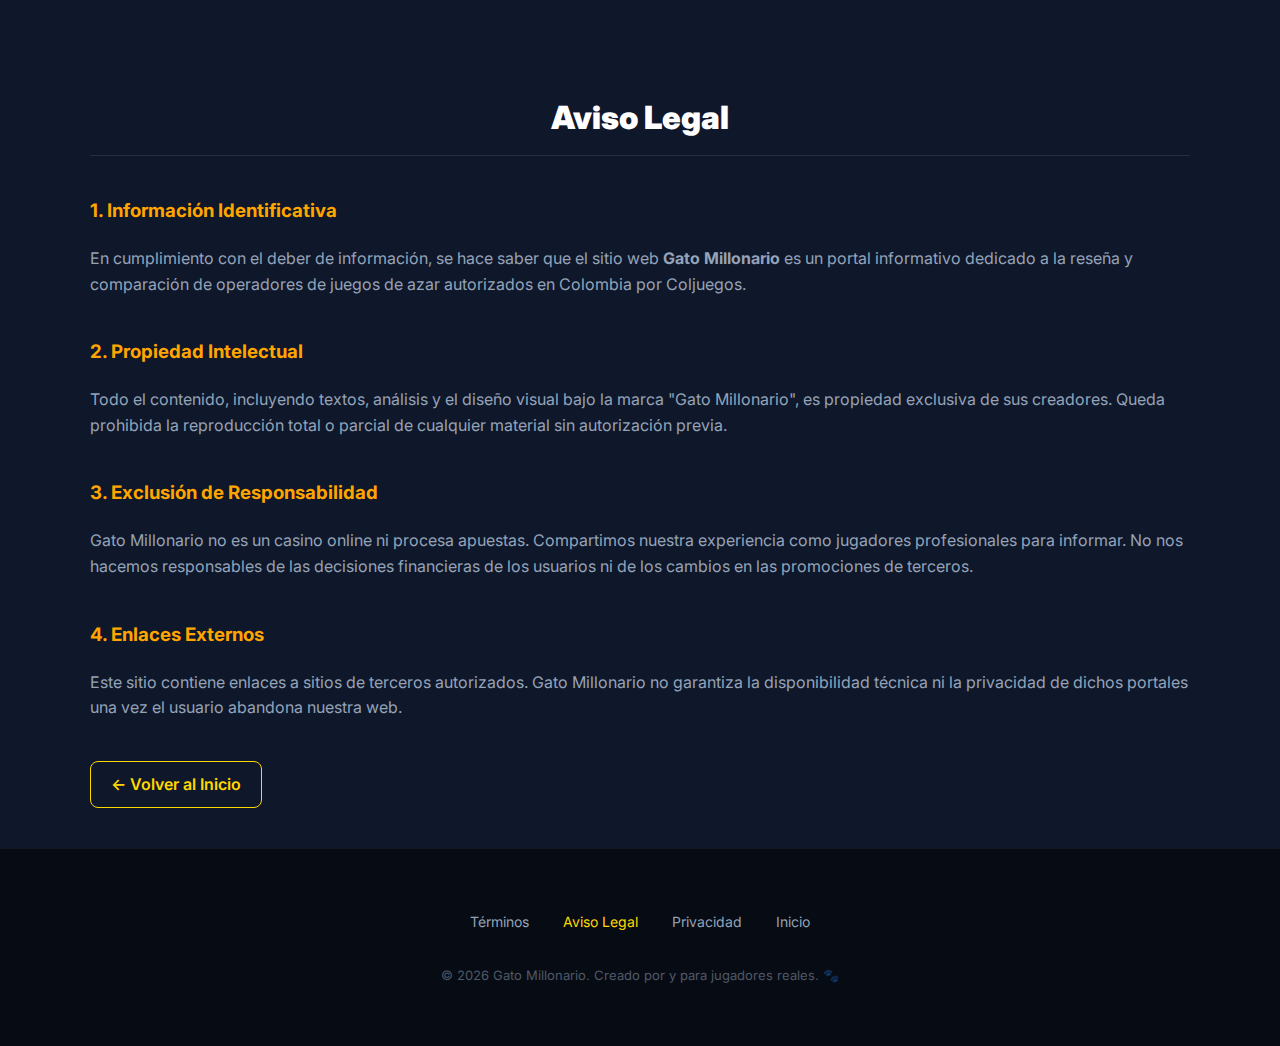
<file: legal.html>
<!DOCTYPE html>
<html lang="es">
<head>
    <meta charset="UTF-8">
    <meta name="viewport" content="width=device-width, initial-scale=1.0">
    <title>Aviso Legal - Gato Millonario</title>
    <link href="https://fonts.googleapis.com/css2?family=Inter:wght@300;400;600;700;900&display=swap" rel="stylesheet">
    <link rel="stylesheet" href="style.css">
    <link rel="icon" href="https://kwork.ru/files/uploaded/f3/17/71/b46eb6f8e0/image.png">
</head>
<body>

    <div class="container legal-page">
        <header class="legal-header">
            <h1>Aviso Legal</h1>
        </header>

        <section class="seo-content">
            <h3>1. Información Identificativa</h3>
            <p>En cumplimiento con el deber de información, se hace saber que el sitio web <strong>Gato Millonario</strong> es un portal informativo dedicado a la reseña y comparación de operadores de juegos de azar autorizados en Colombia por Coljuegos.</p>

            <h3>2. Propiedad Intelectual</h3>
            <p>Todo el contenido, incluyendo textos, análisis y el diseño visual bajo la marca "Gato Millonario", es propiedad exclusiva de sus creadores. Queda prohibida la reproducción total o parcial de cualquier material sin autorización previa.</p>

            <h3>3. Exclusión de Responsabilidad</h3>
            <p>Gato Millonario no es un casino online ni procesa apuestas. Compartimos nuestra experiencia como jugadores profesionales para informar. No nos hacemos responsables de las decisiones financieras de los usuarios ni de los cambios en las promociones de terceros.</p>

            <h3>4. Enlaces Externos</h3>
            <p>Este sitio contiene enlaces a sitios de terceros autorizados. Gato Millonario no garantiza la disponibilidad técnica ni la privacidad de dichos portales una vez el usuario abandona nuestra web.</p>
            
            <a href="index.html" class="back-link">← Volver al Inicio</a>
        </section>
    </div>

    <!-- FOOTER -->
    <footer>
        <div class="container">
            <div class="footer-links">
                <a href="terms.html">Términos</a>
                <a href="legal.html" style="color: var(--accent);">Aviso Legal</a>
                <a href="privacy.html">Privacidad</a>
                <a href="index.html">Inicio</a>
            </div>
            <div style="margin-top: 30px; font-size: 13px; color: #94a3b8; opacity: 0.5;">
                © 2026 Gato Millonario. Creado por y para jugadores reales. 🐾
            </div>
        </div>
    </footer>

</body>
</html>
</file>
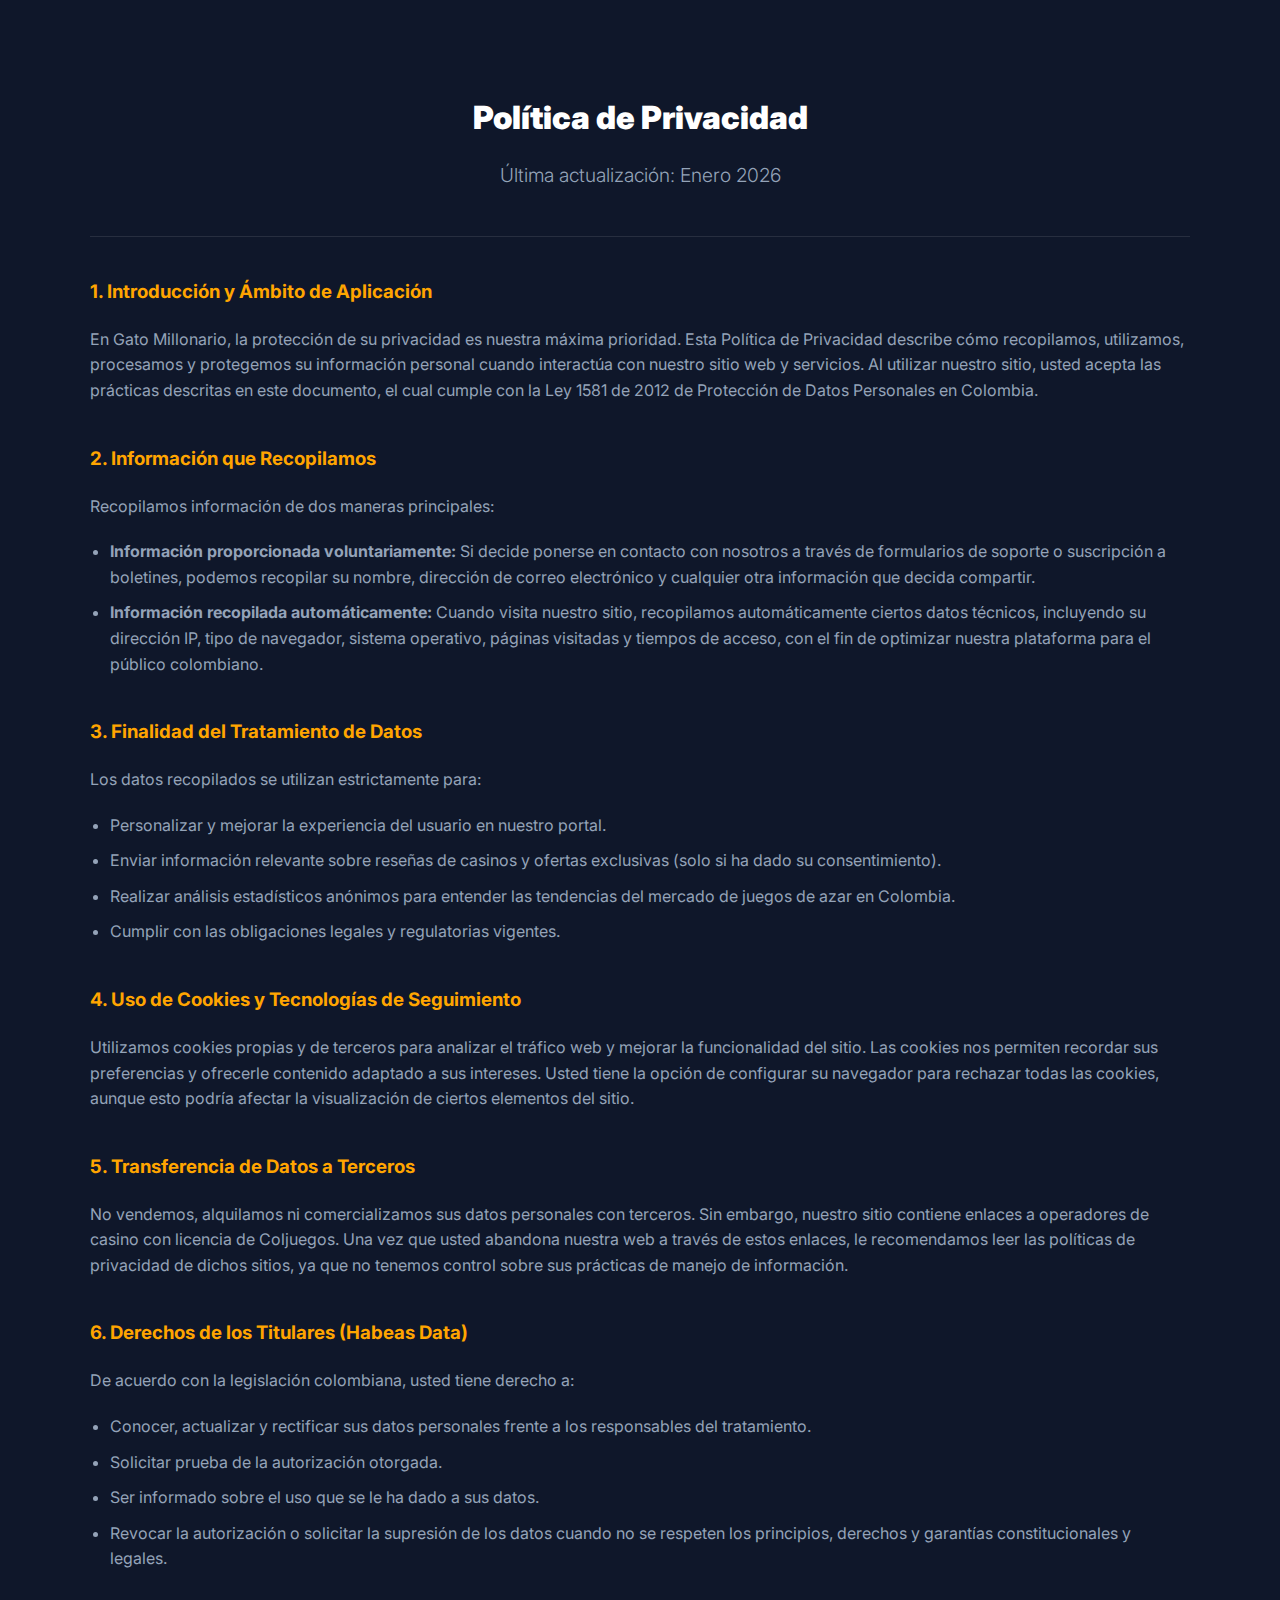
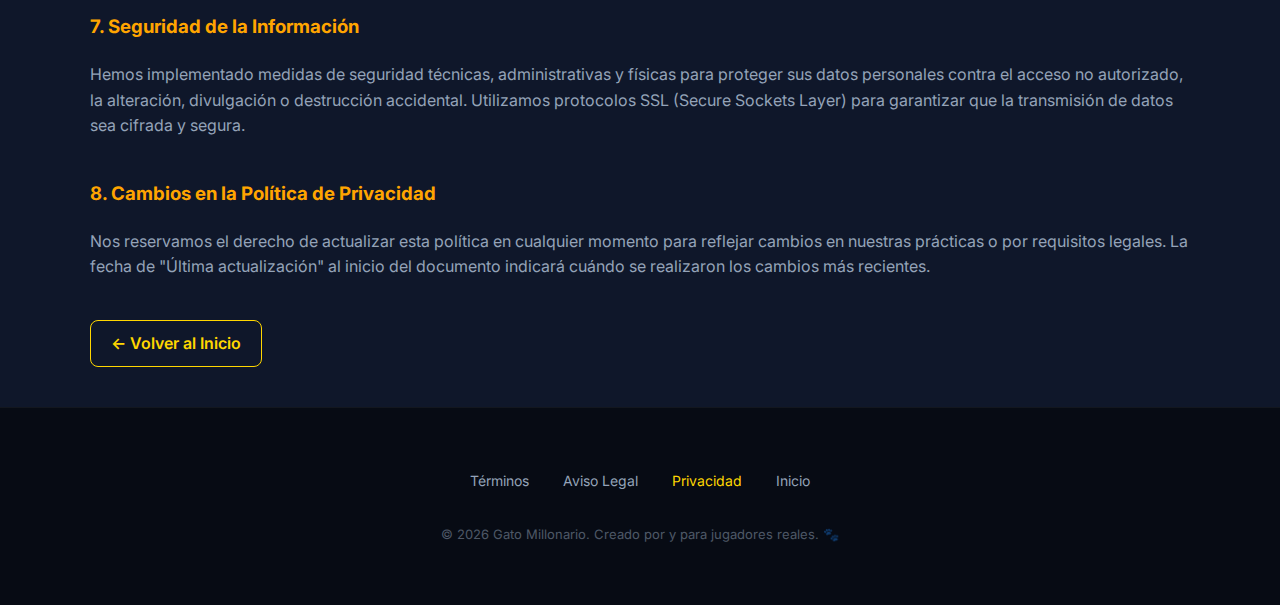
<file: privacy.html>
<!DOCTYPE html>
<html lang="es">
<head>
    <meta charset="UTF-8">
    <meta name="viewport" content="width=device-width, initial-scale=1.0">
    <title>Política de Privacidad - Gato Millonario</title>
    <link href="https://fonts.googleapis.com/css2?family=Inter:wght@300;400;600;700;900&display=swap" rel="stylesheet">
    <link rel="stylesheet" href="style.css">
    <link rel="icon" href="https://kwork.ru/files/uploaded/f3/17/71/b46eb6f8e0/image.png">
</head>
<body>

    <div class="container legal-page">
        <header class="legal-header">
            <h1>Política de Privacidad</h1>
            <p>Última actualización: Enero 2026</p>
        </header>

        <section class="seo-content">
            <h3>1. Introducción y Ámbito de Aplicación</h3>
            <p>En Gato Millonario, la protección de su privacidad es nuestra máxima prioridad. Esta Política de Privacidad describe cómo recopilamos, utilizamos, procesamos y protegemos su información personal cuando interactúa con nuestro sitio web y servicios. Al utilizar nuestro sitio, usted acepta las prácticas descritas en este documento, el cual cumple con la Ley 1581 de 2012 de Protección de Datos Personales en Colombia.</p>

            <h3>2. Información que Recopilamos</h3>
            <p>Recopilamos información de dos maneras principales:</p>
            <ul>
                <li><strong>Información proporcionada voluntariamente:</strong> Si decide ponerse en contacto con nosotros a través de formularios de soporte o suscripción a boletines, podemos recopilar su nombre, dirección de correo electrónico y cualquier otra información que decida compartir.</li>
                <li><strong>Información recopilada automáticamente:</strong> Cuando visita nuestro sitio, recopilamos automáticamente ciertos datos técnicos, incluyendo su dirección IP, tipo de navegador, sistema operativo, páginas visitadas y tiempos de acceso, con el fin de optimizar nuestra plataforma para el público colombiano.</li>
            </ul>

            <h3>3. Finalidad del Tratamiento de Datos</h3>
            <p>Los datos recopilados se utilizan estrictamente para:</p>
            <ul>
                <li>Personalizar y mejorar la experiencia del usuario en nuestro portal.</li>
                <li>Enviar información relevante sobre reseñas de casinos y ofertas exclusivas (solo si ha dado su consentimiento).</li>
                <li>Realizar análisis estadísticos anónimos para entender las tendencias del mercado de juegos de azar en Colombia.</li>
                <li>Cumplir con las obligaciones legales y regulatorias vigentes.</li>
            </ul>

            <h3>4. Uso de Cookies y Tecnologías de Seguimiento</h3>
            <p>Utilizamos cookies propias y de terceros para analizar el tráfico web y mejorar la funcionalidad del sitio. Las cookies nos permiten recordar sus preferencias y ofrecerle contenido adaptado a sus intereses. Usted tiene la opción de configurar su navegador para rechazar todas las cookies, aunque esto podría afectar la visualización de ciertos elementos del sitio.</p>

            <h3>5. Transferencia de Datos a Terceros</h3>
            <p>No vendemos, alquilamos ni comercializamos sus datos personales con terceros. Sin embargo, nuestro sitio contiene enlaces a operadores de casino con licencia de Coljuegos. Una vez que usted abandona nuestra web a través de estos enlaces, le recomendamos leer las políticas de privacidad de dichos sitios, ya que no tenemos control sobre sus prácticas de manejo de información.</p>

            <h3>6. Derechos de los Titulares (Habeas Data)</h3>
            <p>De acuerdo con la legislación colombiana, usted tiene derecho a:</p>
            <ul>
                <li>Conocer, actualizar y rectificar sus datos personales frente a los responsables del tratamiento.</li>
                <li>Solicitar prueba de la autorización otorgada.</li>
                <li>Ser informado sobre el uso que se le ha dado a sus datos.</li>
                <li>Revocar la autorización o solicitar la supresión de los datos cuando no se respeten los principios, derechos y garantías constitucionales y legales.</li>
            </ul>

            <h3>7. Seguridad de la Información</h3>
            <p>Hemos implementado medidas de seguridad técnicas, administrativas y físicas para proteger sus datos personales contra el acceso no autorizado, la alteración, divulgación o destrucción accidental. Utilizamos protocolos SSL (Secure Sockets Layer) para garantizar que la transmisión de datos sea cifrada y segura.</p>

            <h3>8. Cambios en la Política de Privacidad</h3>
            <p>Nos reservamos el derecho de actualizar esta política en cualquier momento para reflejar cambios en nuestras prácticas o por requisitos legales. La fecha de "Última actualización" al inicio del documento indicará cuándo se realizaron los cambios más recientes.</p>

            <a href="index.html" class="back-link">← Volver al Inicio</a>
        </section>
    </div>

    <!-- FOOTER -->
    <footer>
        <div class="container">
            <div class="footer-links">
                <a href="terms.html">Términos</a>
                <a href="legal.html">Aviso Legal</a>
                <a href="privacy.html" style="color: var(--accent);">Privacidad</a>
                <a href="index.html">Inicio</a>
            </div>
            <div style="margin-top: 30px; font-size: 13px; color: #94a3b8; opacity: 0.5;">
                © 2026 Gato Millonario. Creado por y para jugadores reales. 🐾
            </div>
        </div>
    </footer>

</body>
</html>
</file>
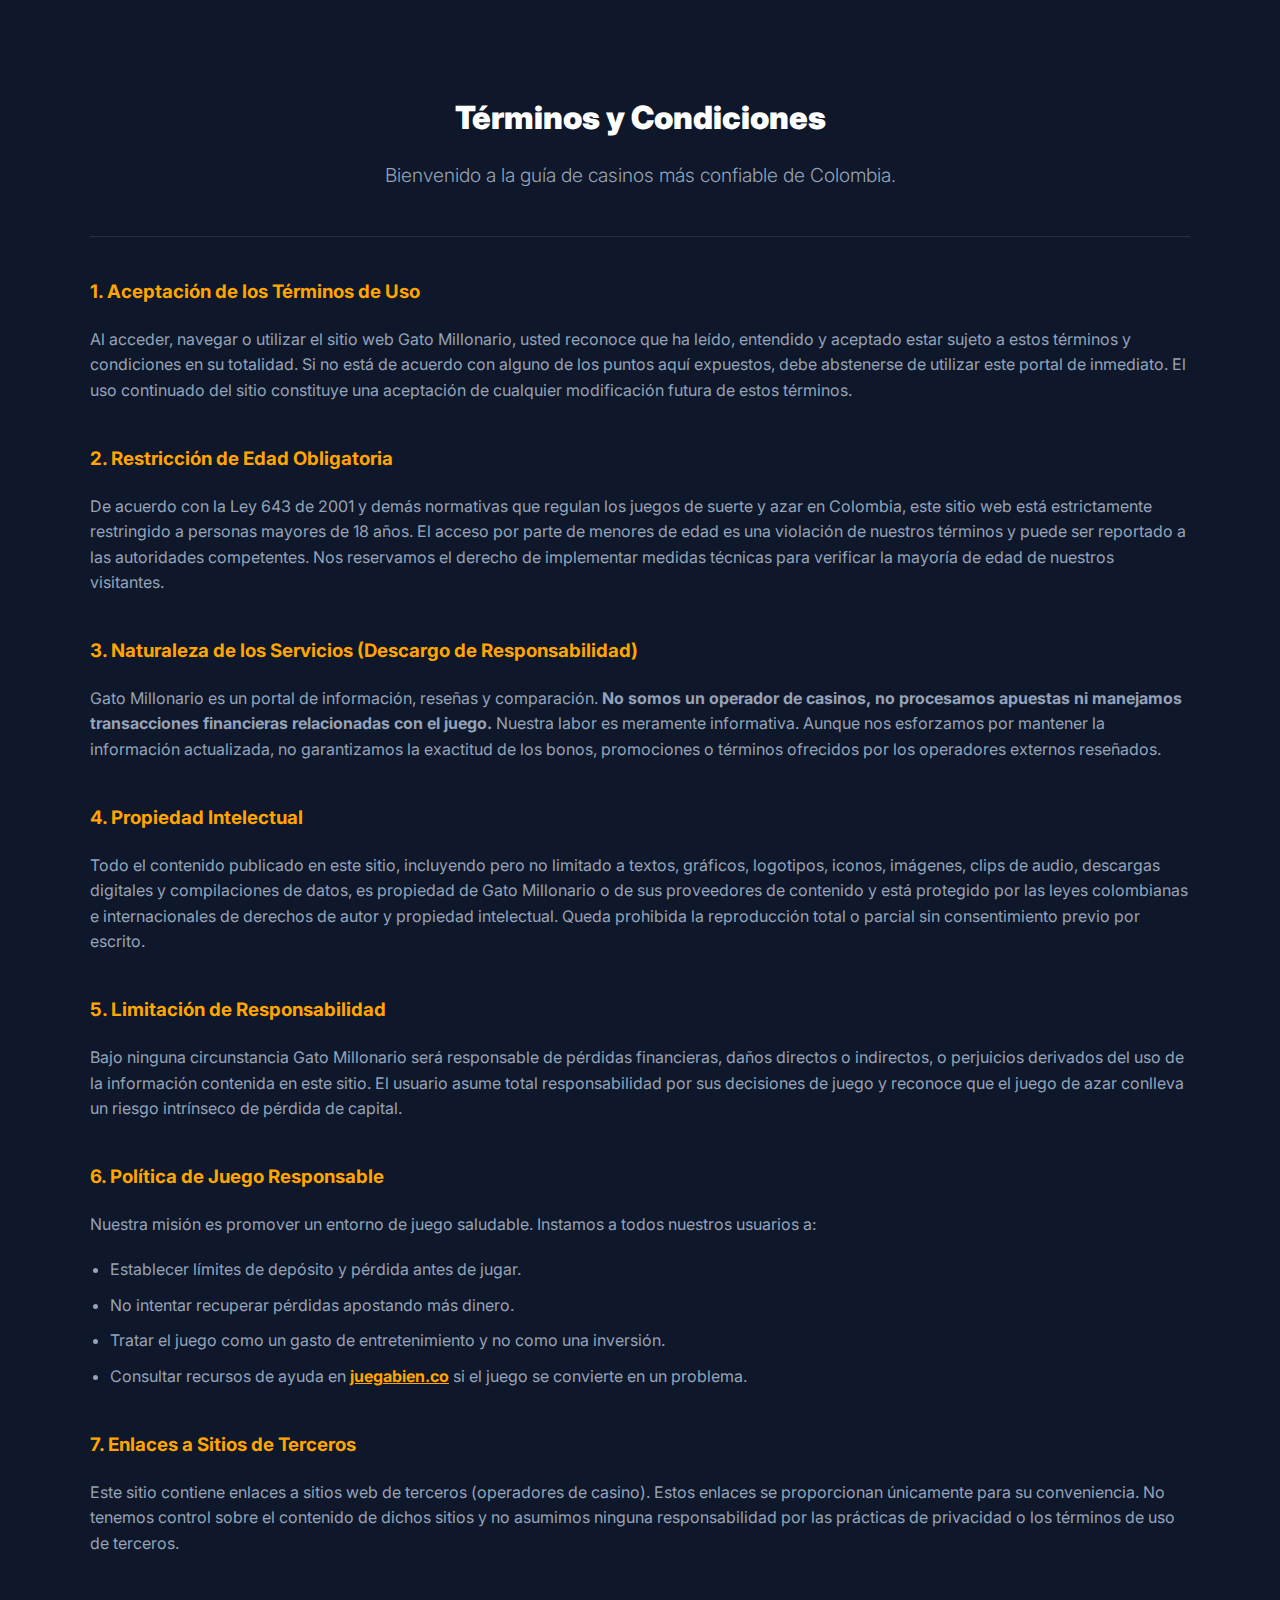
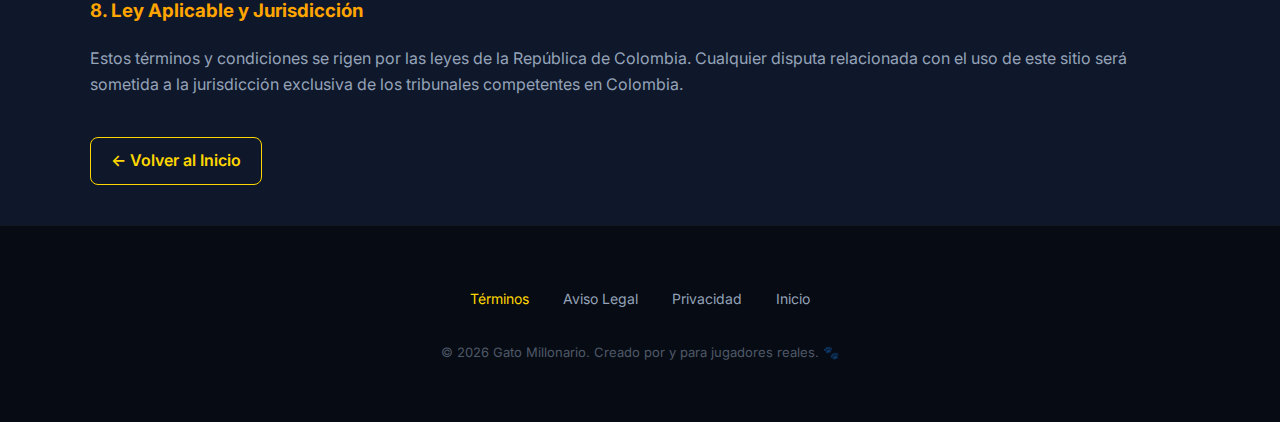
<file: terms.html>
<!DOCTYPE html>
<html lang="es">
<head>
    <meta charset="UTF-8">
    <meta name="viewport" content="width=device-width, initial-scale=1.0">
    <title>Términos y Condiciones - Gato Millonario</title>
    <link href="https://fonts.googleapis.com/css2?family=Inter:wght@300;400;600;700;900&display=swap" rel="stylesheet">
    <link rel="stylesheet" href="style.css">
    <link rel="icon" href="https://kwork.ru/files/uploaded/f3/17/71/b46eb6f8e0/image.png">
</head>
<body>

    <div class="container legal-page">
        <header class="legal-header">
            <h1>Términos y Condiciones</h1>
            <p>Bienvenido a la guía de casinos más confiable de Colombia.</p>
        </header>

        <section class="seo-content">
            <h3>1. Aceptación de los Términos de Uso</h3>
            <p>Al acceder, navegar o utilizar el sitio web Gato Millonario, usted reconoce que ha leído, entendido y aceptado estar sujeto a estos términos y condiciones en su totalidad. Si no está de acuerdo con alguno de los puntos aquí expuestos, debe abstenerse de utilizar este portal de inmediato. El uso continuado del sitio constituye una aceptación de cualquier modificación futura de estos términos.</p>

            <h3>2. Restricción de Edad Obligatoria</h3>
            <p>De acuerdo con la Ley 643 de 2001 y demás normativas que regulan los juegos de suerte y azar en Colombia, este sitio web está estrictamente restringido a personas mayores de 18 años. El acceso por parte de menores de edad es una violación de nuestros términos y puede ser reportado a las autoridades competentes. Nos reservamos el derecho de implementar medidas técnicas para verificar la mayoría de edad de nuestros visitantes.</p>

            <h3>3. Naturaleza de los Servicios (Descargo de Responsabilidad)</h3>
            <p>Gato Millonario es un portal de información, reseñas y comparación. <strong>No somos un operador de casinos, no procesamos apuestas ni manejamos transacciones financieras relacionadas con el juego.</strong> Nuestra labor es meramente informativa. Aunque nos esforzamos por mantener la información actualizada, no garantizamos la exactitud de los bonos, promociones o términos ofrecidos por los operadores externos reseñados.</p>

            <h3>4. Propiedad Intelectual</h3>
            <p>Todo el contenido publicado en este sitio, incluyendo pero no limitado a textos, gráficos, logotipos, iconos, imágenes, clips de audio, descargas digitales y compilaciones de datos, es propiedad de Gato Millonario o de sus proveedores de contenido y está protegido por las leyes colombianas e internacionales de derechos de autor y propiedad intelectual. Queda prohibida la reproducción total o parcial sin consentimiento previo por escrito.</p>

            <h3>5. Limitación de Responsabilidad</h3>
            <p>Bajo ninguna circunstancia Gato Millonario será responsable de pérdidas financieras, daños directos o indirectos, o perjuicios derivados del uso de la información contenida en este sitio. El usuario asume total responsabilidad por sus decisiones de juego y reconoce que el juego de azar conlleva un riesgo intrínseco de pérdida de capital.</p>

            <h3>6. Política de Juego Responsable</h3>
            <p>Nuestra misión es promover un entorno de juego saludable. Instamos a todos nuestros usuarios a:</p>
            <ul>
                <li>Establecer límites de depósito y pérdida antes de jugar.</li>
                <li>No intentar recuperar pérdidas apostando más dinero.</li>
                <li>Tratar el juego como un gasto de entretenimiento y no como una inversión.</li>
                <li>Consultar recursos de ayuda en <a href="https://www.juegabien.co" style="color: var(--neon); font-weight: 700;" target="_blank" rel="nofollow noopener">juegabien.co</a> si el juego se convierte en un problema.</li>
            </ul>

            <h3>7. Enlaces a Sitios de Terceros</h3>
            <p>Este sitio contiene enlaces a sitios web de terceros (operadores de casino). Estos enlaces se proporcionan únicamente para su conveniencia. No tenemos control sobre el contenido de dichos sitios y no asumimos ninguna responsabilidad por las prácticas de privacidad o los términos de uso de terceros.</p>

            <h3>8. Ley Aplicable y Jurisdicción</h3>
            <p>Estos términos y condiciones se rigen por las leyes de la República de Colombia. Cualquier disputa relacionada con el uso de este sitio será sometida a la jurisdicción exclusiva de los tribunales competentes en Colombia.</p>

            <a href="index.html" class="back-link">← Volver al Inicio</a>
        </section>
    </div>

    <!-- FOOTER -->
    <footer>
        <div class="container">
            <div class="footer-links">
                <a href="terms.html" style="color: var(--accent);">Términos</a>
                <a href="legal.html">Aviso Legal</a>
                <a href="privacy.html">Privacidad</a>
                <a href="index.html">Inicio</a>
            </div>
            <div style="margin-top: 30px; font-size: 13px; color: #94a3b8; opacity: 0.5;">
                © 2026 Gato Millonario. Creado por y para jugadores reales. 🐾
            </div>
        </div>
    </footer>

</body>
</html>
</file>
<file: style.css>
:root {
    --bg: #0f172a;
    --card-bg: rgba(30, 41, 59, 0.7);
    --accent: #FFD700;
    --neon: #FFA500;
    --text: #f8fafc;
    --text-dim: #94a3b8;
    --success: #22c55e;
}

* {
    margin: 0;
    padding: 0;
    box-sizing: border-box;
}

body {
    background-color: var(--bg);
    color: var(--text);
    font-family: 'Inter', system-ui, -apple-system, sans-serif;
    line-height: 1.6;
    overflow-x: hidden;
    display: flex;
    flex-direction: column;
    min-height: 100vh;
}

.container { 
    max-width: 1100px; 
    margin: 0 auto; 
    padding: 0 20px; 
}

/* BANNER */
.top-warning-banner {
    background: #FF0000;
    color: #fff;
    padding: 12px 0;
    font-size: 14px;
    font-weight: 800;
    text-align: center;
    text-transform: uppercase;
    letter-spacing: 1px;
    position: sticky;
    top: 0;
    z-index: 1000;
    width: 100%;
}

.banner-content {
    display: flex; 
    align-items: center; 
    justify-content: center; 
    gap: 10px;
}

/* HEADER */
header { 
    padding: 60px 0 40px; 
    text-align: center; 
}

header h1 { 
    font-size: clamp(28px, 5vw, 56px); 
    font-weight: 900; 
    margin: 0; 
    line-height: 1.1; 
    color: #fff;
}

header h1 span { color: var(--neon); }

header p { 
    font-size: 1.2rem; 
    color: var(--text-dim); 
    max-width: 700px; 
    margin: 25px auto; 
    font-weight: 300; 
}

/* INTRO */
.intro-text { 
    margin-bottom: 60px; 
    padding: 40px; 
    background: rgba(255,255,255,0.03); 
    border-radius: 30px; 
    border: 1px solid rgba(255,255,255,0.05); 
}

/* CASINO CARDS */
.casino-list { 
    display: grid; 
    gap: 25px; 
    margin-bottom: 80px; 
}

.casino-card {
    display: grid;
    grid-template-columns: 120px 1fr 1fr 180px;
    align-items: center;
    background: var(--card-bg);
    backdrop-filter: blur(10px);
    border: 1px solid rgba(255,255,255,0.1);
    border-radius: 24px;
    padding: 30px;
    transition: all 0.3s ease;
    position: relative;
    overflow: hidden;
    box-shadow: 0 4px 6px rgba(0,0,0,0.1);
}

.casino-card:hover { 
    transform: translateY(-5px); 
    border-color: var(--accent); 
    box-shadow: 0 20px 40px rgba(0,0,0,0.4);
}

.rank-badge { 
    position: absolute; 
    top: 0; 
    left: 0; 
    background: var(--accent); 
    color: #000; 
    padding: 5px 15px; 
    font-size: 11px; 
    font-weight: 800; 
    border-bottom-right-radius: 15px; 
    text-transform: uppercase; 
}

.c-logo { 
    width: 90px; 
    height: 90px; 
    display: flex; 
    align-items: center; 
    justify-content: center; 
    background: rgba(0,0,0,0.2);
    border-radius: 18px;
    padding: 10px;
}

.c-logo img { max-width: 100%; height: auto; object-fit: contain; }

.c-info { padding: 0 30px; }
.c-info h2 { font-size: 24px; margin: 0 0 5px 0; color: #fff; font-weight: 700; }
.stars { color: #fbbf24; margin: 8px 0; font-size: 14px; }
.tags { font-size: 13px; color: var(--text-dim); }

.c-bonus { 
    text-align: center; 
    border-left: 1px solid rgba(255,255,255,0.1); 
    border-right: 1px solid rgba(255,255,255,0.1); 
    padding: 0 20px; 
}

.bonus-val { display: block; font-size: 24px; font-weight: 900; color: var(--neon); }
.bonus-lbl { font-size: 11px; color: var(--text-dim); text-transform: uppercase; }

.c-btn { 
    background: linear-gradient(90deg, var(--accent), #7c3aed); 
    color: #000; 
    text-decoration: none; 
    padding: 16px; 
    border-radius: 14px; 
    font-weight: 700; 
    text-align: center; 
    display: block;
    transition: transform 0.2s;
}
.c-btn:hover { transform: scale(1.02); filter: brightness(1.1); }

/* CONTENT & LEGAL PAGES */
.legal-page { padding: 40px 0; }
.legal-header { border-bottom: 1px solid rgba(255,255,255,0.1); margin-bottom: 40px; padding-bottom: 20px; }
.legal-header h1 { font-size: 32px; color: #fff; margin: 0; }

.seo-content h2, .seo-content h3 { color: var(--neon); margin-top: 40px; margin-bottom: 20px; }
.seo-content p { color: var(--text-dim); margin-bottom: 20px; font-size: 16px; }
.seo-content ul { color: var(--text-dim); margin-bottom: 30px; padding-left: 20px; }
.seo-content li { margin-bottom: 10px; }

.back-link { 
    color: var(--accent); 
    text-decoration: none; 
    font-weight: 600; 
    display: inline-block; 
    margin-top: 20px; 
    border: 1px solid var(--accent);
    padding: 10px 20px;
    border-radius: 8px;
}
.back-link:hover { background: rgba(255,215,0,0.1); }

/* FAQ */
.faq { margin-top: 60px; }
.faq-item { background: rgba(255,255,255,0.03); padding: 25px; border-radius: 15px; margin-bottom: 15px; }
.faq-item h4 { color: #fff; margin: 0 0 10px 0; }
.faq-item p { margin: 0; color: var(--text-dim); }

/* FOOTER */
footer { 
    background: #070b14; 
    padding: 60px 0; 
    text-align: center; 
    margin-top: auto; /* Push to bottom */
    border-top: 1px solid rgba(255,255,255,0.05);
}

.footer-logos { 
    display: flex; 
    justify-content: center; 
    gap: 20px; 
    margin-bottom: 40px; 
    flex-wrap: wrap; 
    align-items: center;
}

.footer-logos img { height: 30px; filter: grayscale(1) invert(1); opacity: 0.6; }

.footer-links a { 
    color: var(--text-dim); 
    text-decoration: none; 
    margin: 0 15px; 
    font-size: 14px; 
    display: inline-block;
}
.footer-links a:hover { color: var(--accent); }

.footer-disclaimer { font-size: 12px; color: var(--text-dim); opacity: 0.5; max-width: 800px; margin: 0 auto 30px; }

/* MOBILE */
@media (max-width: 900px) {
    .casino-card { grid-template-columns: 1fr; text-align: center; padding: 40px 20px; }
    .c-info { padding: 20px 0; }
    .c-bonus { border: none; border-top: 1px solid rgba(255,255,255,0.1); border-bottom: 1px solid rgba(255,255,255,0.1); margin: 20px 0; padding: 20px 0; }
    .c-logo { margin: 0 auto; }
    header h1 { font-size: 32px; }
    .footer-links a { display: block; margin: 10px 0; }
}
</file>
